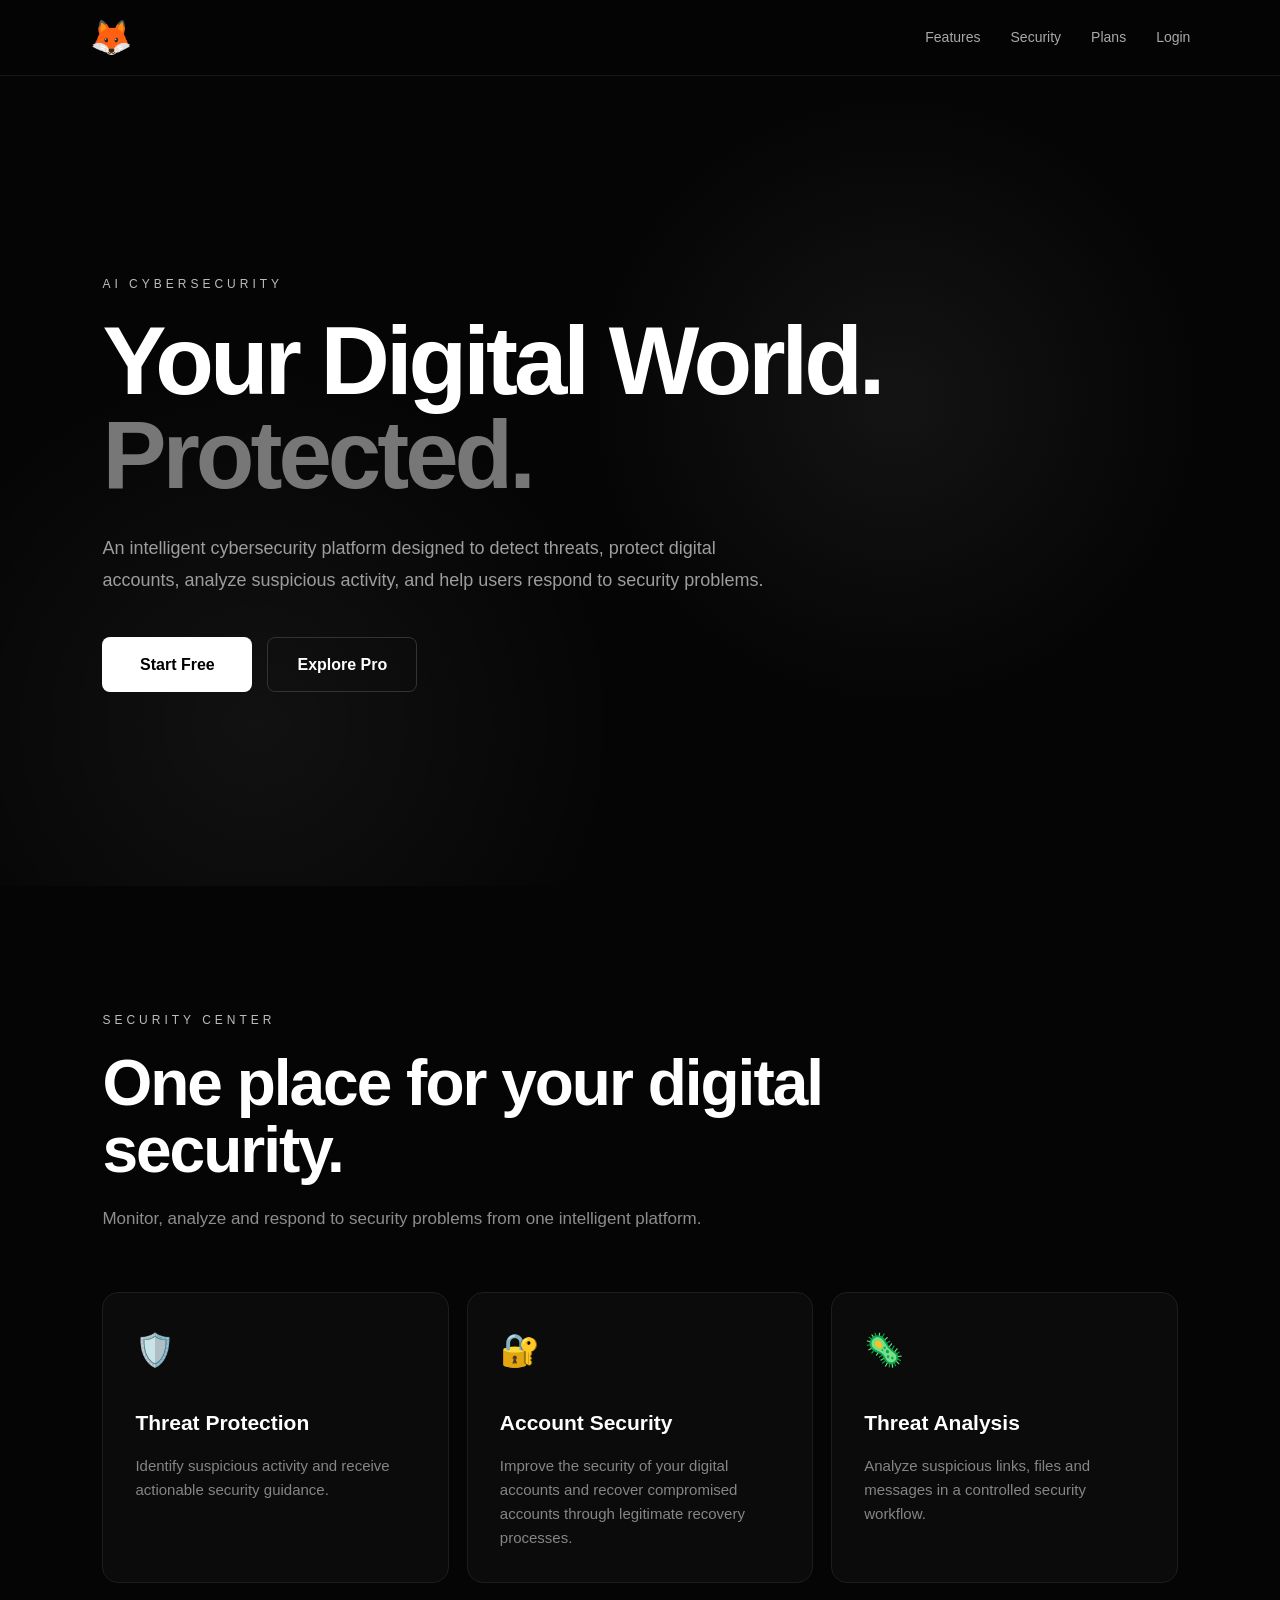
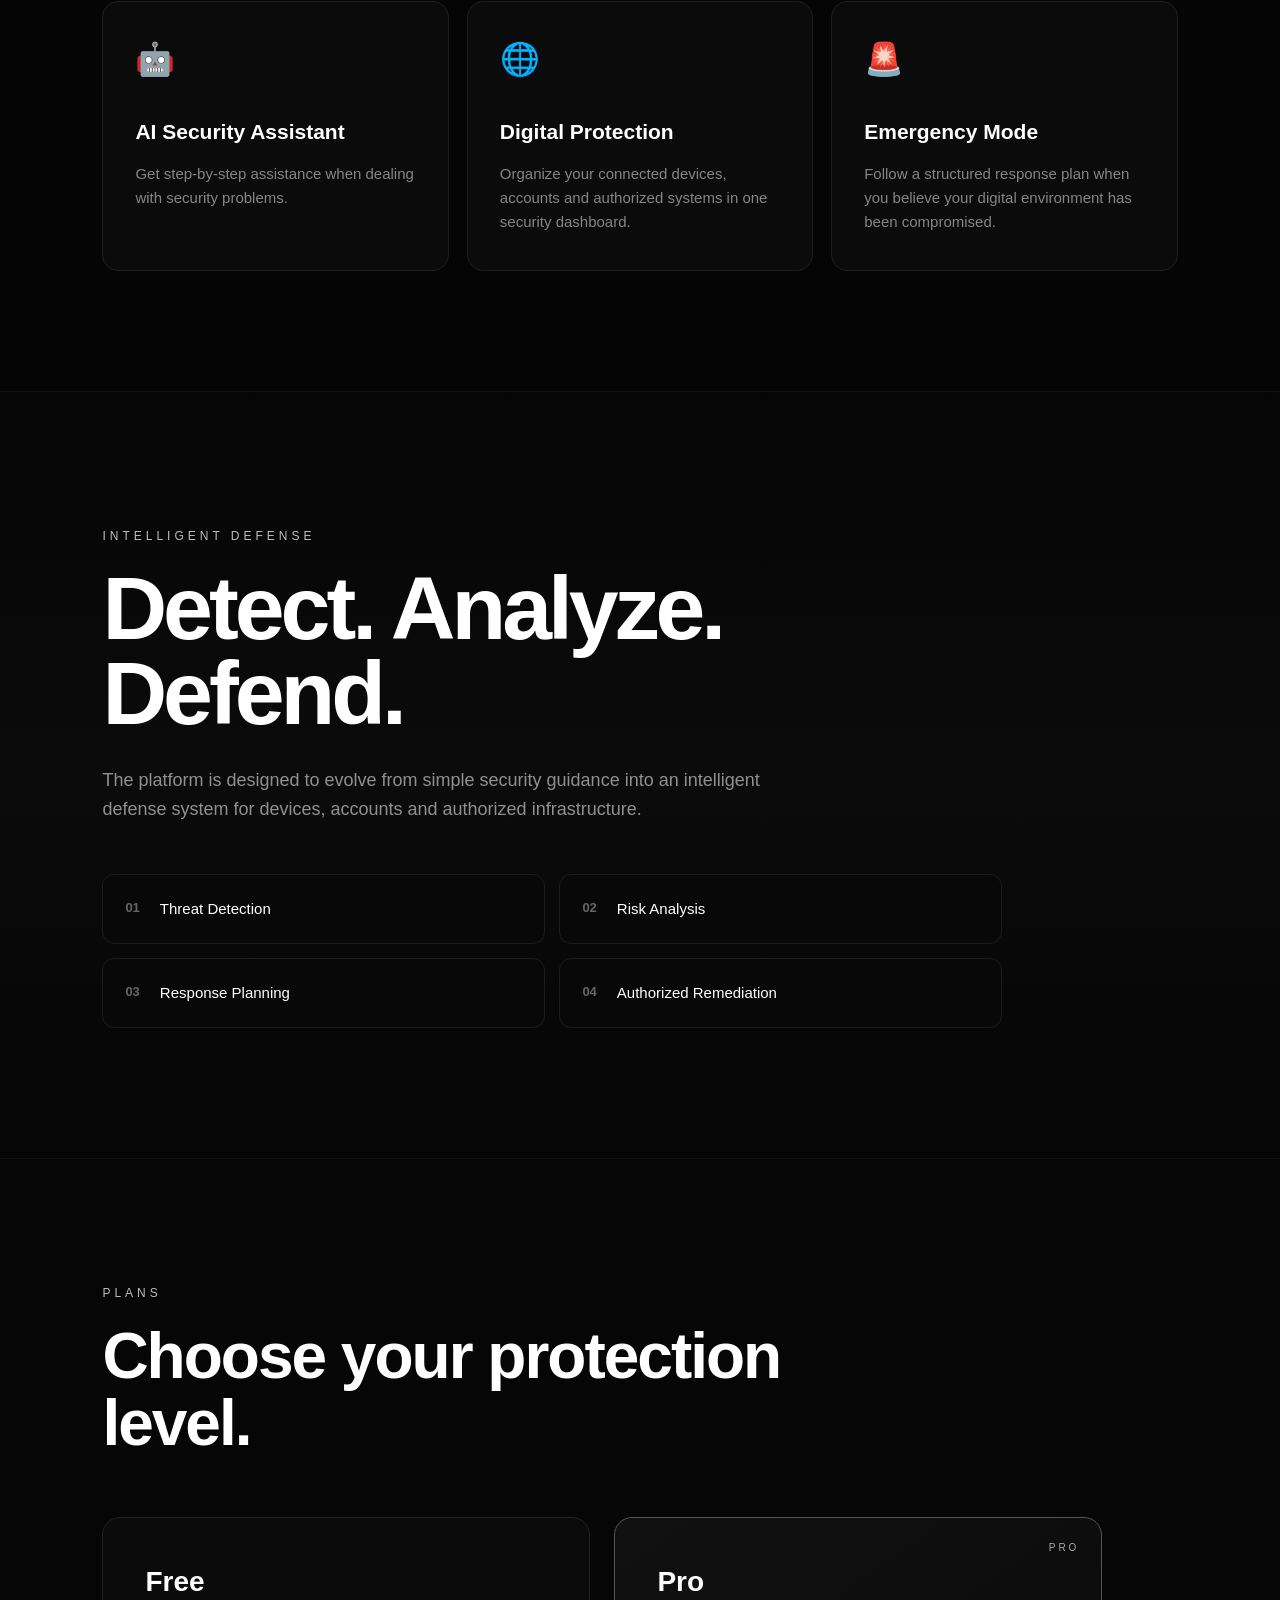
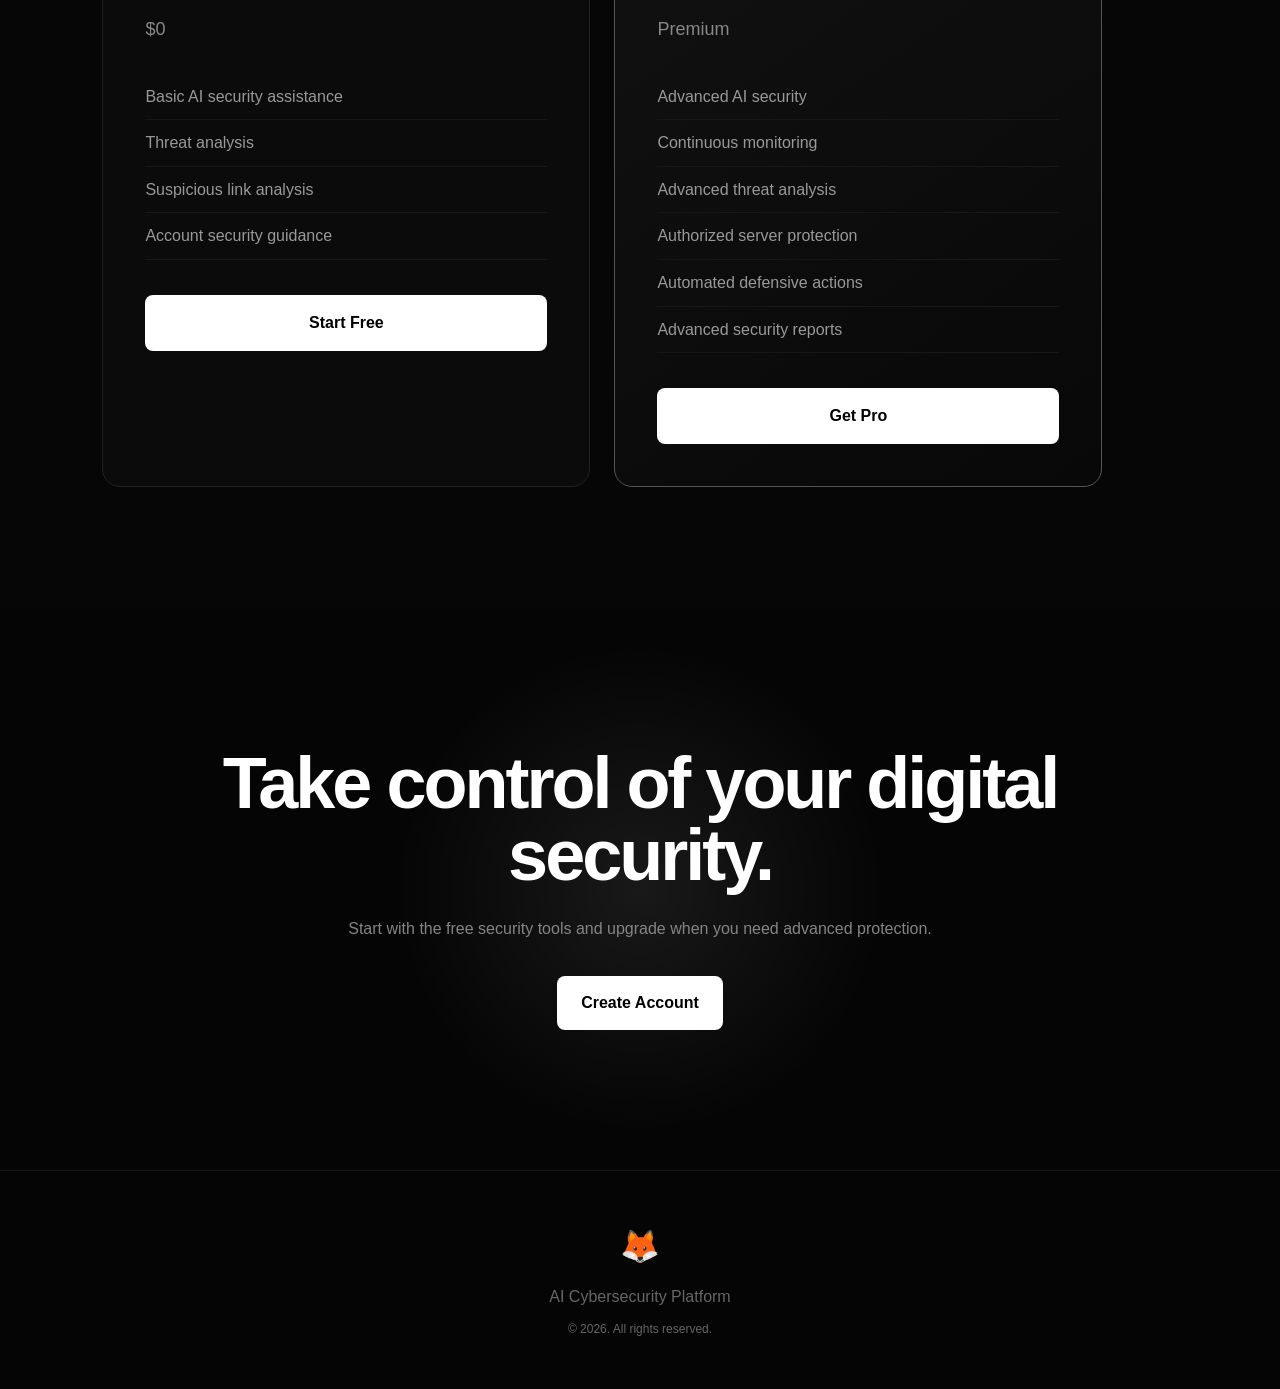
<file: index.html>
<!DOCTYPE html>
<html lang="en">
<head>
    <meta charset="UTF-8">
    <meta name="viewport" content="width=device-width, initial-scale=1.0">

    <title>Cyber Security AI</title>

    <meta
        name="description"
        content="An AI-powered cybersecurity platform for protecting accounts, devices, and authorized systems."
    >

    <link rel="stylesheet" href="style.css">
</head>

<body>

    <header class="navbar">
        <div class="logo">
            🦊
        </div>

        <nav>
            <a href="#features">Features</a>
            <a href="#security">Security</a>
            <a href="#plans">Plans</a>
            <a href="#login">Login</a>
        </nav>
    </header>


    <main>

        <section class="hero">

            <div class="hero-content">

                <p class="badge">
                    AI CYBERSECURITY
                </p>

                <h1>
                    Your Digital World.
                    <span>Protected.</span>
                </h1>

                <p class="hero-text">
                    An intelligent cybersecurity platform designed to
                    detect threats, protect digital accounts, analyze
                    suspicious activity, and help users respond to
                    security problems.
                </p>

                <div class="hero-buttons">
                    <a href="#start" class="button primary">
                        Start Free
                    </a>

                    <a href="#plans" class="button secondary">
                        Explore Pro
                    </a>
                </div>

            </div>

        </section>


        <section id="features" class="section">

            <div class="section-title">
                <p class="badge">SECURITY CENTER</p>

                <h2>
                    One place for your digital security.
                </h2>

                <p>
                    Monitor, analyze and respond to security problems
                    from one intelligent platform.
                </p>
            </div>


            <div class="feature-grid">

                <div class="feature-card">
                    <div class="icon">🛡️</div>

                    <h3>
                        Threat Protection
                    </h3>

                    <p>
                        Identify suspicious activity and receive
                        actionable security guidance.
                    </p>
                </div>


                <div class="feature-card">
                    <div class="icon">🔐</div>

                    <h3>
                        Account Security
                    </h3>

                    <p>
                        Improve the security of your digital accounts
                        and recover compromised accounts through
                        legitimate recovery processes.
                    </p>
                </div>


                <div class="feature-card">
                    <div class="icon">🦠</div>

                    <h3>
                        Threat Analysis
                    </h3>

                    <p>
                        Analyze suspicious links, files and messages
                        in a controlled security workflow.
                    </p>
                </div>


                <div class="feature-card">
                    <div class="icon">🤖</div>

                    <h3>
                        AI Security Assistant
                    </h3>

                    <p>
                        Get step-by-step assistance when dealing with
                        security problems.
                    </p>
                </div>


                <div class="feature-card">
                    <div class="icon">🌐</div>

                    <h3>
                        Digital Protection
                    </h3>

                    <p>
                        Organize your connected devices, accounts and
                        authorized systems in one security dashboard.
                    </p>
                </div>


                <div class="feature-card">
                    <div class="icon">🚨</div>

                    <h3>
                        Emergency Mode
                    </h3>

                    <p>
                        Follow a structured response plan when you
                        believe your digital environment has been
                        compromised.
                    </p>
                </div>

            </div>

        </section>


        <section id="security" class="security-section">

            <div class="security-content">

                <p class="badge">
                    INTELLIGENT DEFENSE
                </p>

                <h2>
                    Detect.
                    Analyze.
                    Defend.
                </h2>

                <p>
                    The platform is designed to evolve from simple
                    security guidance into an intelligent defense
                    system for devices, accounts and authorized
                    infrastructure.
                </p>

                <div class="security-points">

                    <div>
                        <strong>01</strong>
                        <span>Threat Detection</span>
                    </div>

                    <div>
                        <strong>02</strong>
                        <span>Risk Analysis</span>
                    </div>

                    <div>
                        <strong>03</strong>
                        <span>Response Planning</span>
                    </div>

                    <div>
                        <strong>04</strong>
                        <span>Authorized Remediation</span>
                    </div>

                </div>

            </div>

        </section>


        <section id="plans" class="section plans-section">

            <div class="section-title">

                <p class="badge">
                    PLANS
                </p>

                <h2>
                    Choose your protection level.
                </h2>

            </div>


            <div class="plans-grid">

                <div class="plan-card">

                    <h3>
                        Free
                    </h3>

                    <p class="price">
                        $0
                    </p>

                    <ul>
                        <li>Basic AI security assistance</li>
                        <li>Threat analysis</li>
                        <li>Suspicious link analysis</li>
                        <li>Account security guidance</li>
                    </ul>

                    <button>
                        Start Free
                    </button>

                </div>


                <div class="plan-card pro">

                    <div class="pro-label">
                        PRO
                    </div>

                    <h3>
                        Pro
                    </h3>

                    <p class="price">
                        Premium
                    </p>

                    <ul>
                        <li>Advanced AI security</li>
                        <li>Continuous monitoring</li>
                        <li>Advanced threat analysis</li>
                        <li>Authorized server protection</li>
                        <li>Automated defensive actions</li>
                        <li>Advanced security reports</li>
                    </ul>

                    <button>
                        Get Pro
                    </button>

                </div>

            </div>

        </section>


        <section id="start" class="cta-section">

            <h2>
                Take control of your digital security.
            </h2>

            <p>
                Start with the free security tools and upgrade when
                you need advanced protection.
            </p>

            <a href="#login" class="button primary">
                Create Account
            </a>

        </section>

    </main>


    <footer>

        <div class="footer-logo">
            🦊
        </div>

        <p>
            AI Cybersecurity Platform
        </p>

        <p class="copyright">
            © 2026. All rights reserved.
        </p>

    </footer>


    <script src="script.js"></script>

</body>
</html>
</file>
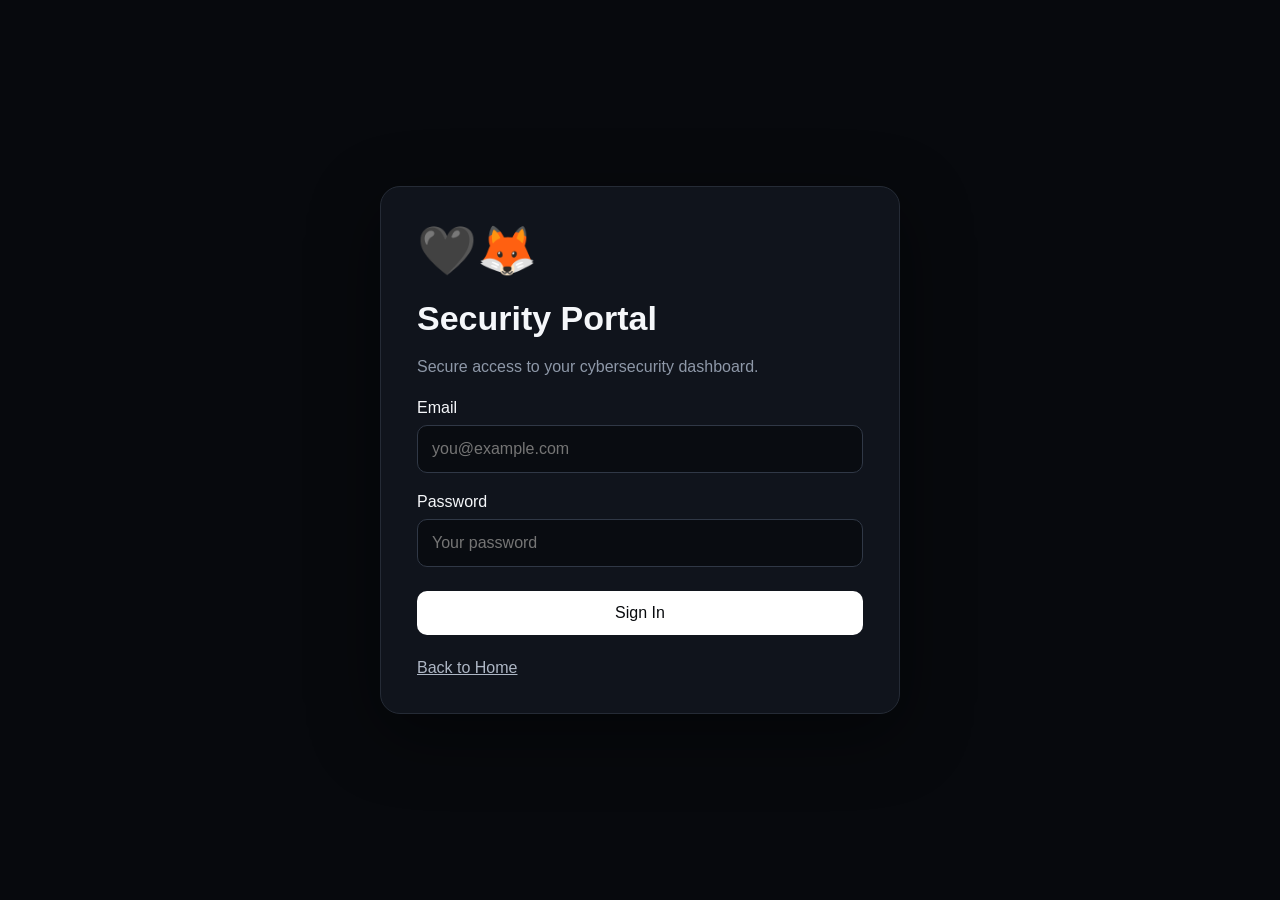
<file: login.html>
<!DOCTYPE html>
<html lang="en">

<head>
    <meta charset="UTF-8">
    <meta
        name="viewport"
        content="width=device-width, initial-scale=1.0"
    >

    <title>Secure Login</title>

    <link
        rel="stylesheet"
        href="/site.css"
    >
</head>

<body>

    <main class="auth-page">

        <section class="auth-card">

            <div class="brand-mark">
                🖤🦊
            </div>

            <h1>Security Portal</h1>

            <p class="muted">
                Secure access to your cybersecurity dashboard.
            </p>

            <form id="login-form">

                <label for="email">
                    Email
                </label>

                <input
                    id="email"
                    type="email"
                    placeholder="you@example.com"
                    required
                >

                <label for="password">
                    Password
                </label>

                <input
                    id="password"
                    type="password"
                    placeholder="Your password"
                    required
                >

                <button
                    type="submit"
                    class="primary-button"
                >
                    Sign In
                </button>

            </form>

            <div
                id="login-message"
                class="message"
            ></div>

            <div class="auth-links">
                <a href="/">
                    Back to Home
                </a>
            </div>

        </section>

    </main>

    <script src="/login.js"></script>

</body>

</html>
</file>
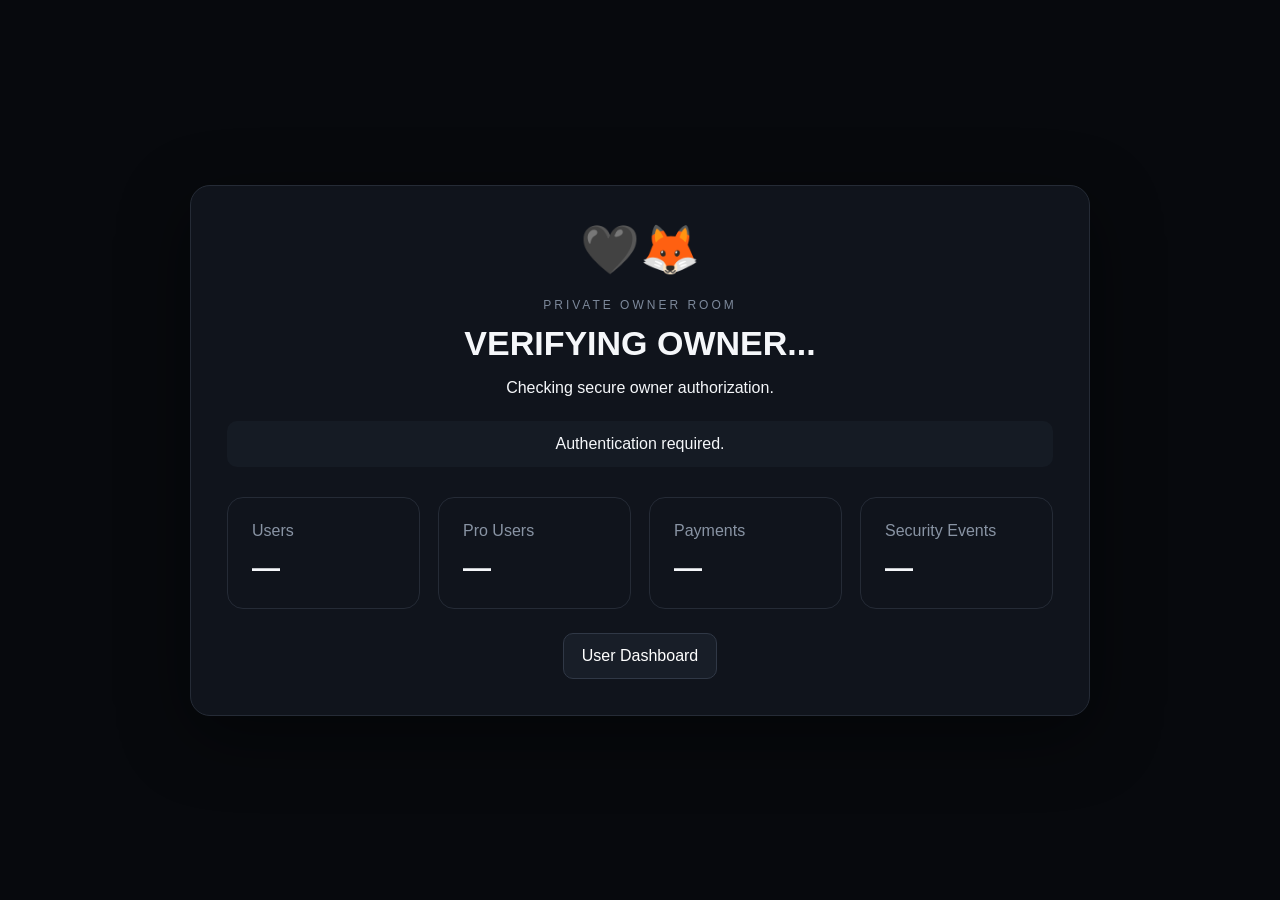
<file: owner.html>
<!DOCTYPE html>
<html lang="en">

<head>
    <meta charset="UTF-8">

    <meta
        name="viewport"
        content="width=device-width, initial-scale=1.0"
    >

    <title>Owner Room</title>

    <link
        rel="stylesheet"
        href="/site.css"
    >
</head>

<body>

    <main class="owner-page">

        <section class="owner-card">

            <div class="owner-logo">
                🖤🦊
            </div>

            <p class="eyebrow">
                PRIVATE OWNER ROOM
            </p>

            <h1 id="owner-welcome">
                VERIFYING OWNER...
            </h1>

            <p id="owner-message">
                Checking secure owner authorization.
            </p>

            <div
                id="owner-status"
                class="owner-status"
            >
                Checking...
            </div>

            <div class="owner-stats">

                <div>
                    <span>Users</span>
                    <strong id="users-count">—</strong>
                </div>

                <div>
                    <span>Pro Users</span>
                    <strong id="pro-count">—</strong>
                </div>

                <div>
                    <span>Payments</span>
                    <strong id="payments-count">—</strong>
                </div>

                <div>
                    <span>Security Events</span>
                    <strong id="events-count">—</strong>
                </div>

            </div>

            <a
                href="/dashboard"
                class="secondary-button link-button"
            >
                User Dashboard
            </a>

        </section>

    </main>

    <script>

        async function loadOwnerRoom() {

            const token = localStorage.getItem(
                "security_token"
            );

            const status =
                document.getElementById(
                    "owner-status"
                );

            if (!token) {
                status.textContent =
                    "Authentication required.";

                return;
            }

            try {

                const identityResponse =
                    await fetch(
                        "/api/owner-identity/",
                        {
                            headers: {
                                "Authorization":
                                    "Bearer " + token
                            }
                        }
                    );

                const identity =
                    await identityResponse.json();

                if (
                    !identity.success ||
                    !identity.is_owner
                ) {
                    status.textContent =
                        "Owner access denied.";

                    return;
                }

                document.getElementById(
                    "owner-welcome"
                ).textContent =
                    identity.welcome.title +
                    ", OWNER 🖤🦊";

                document.getElementById(
                    "owner-message"
                ).textContent =
                    identity.welcome.message;

                status.textContent =
                    "Owner authorization verified.";

                const dashboardResponse =
                    await fetch(
                        "/api/owner/dashboard/",
                        {
                            headers: {
                                "Authorization":
                                    "Bearer " + token
                            }
                        }
                    );

                const dashboard =
                    await dashboardResponse.json();

                if (dashboard.success) {

                    document.getElementById(
                        "users-count"
                    ).textContent =
                        dashboard.statistics.users;

                    document.getElementById(
                        "pro-count"
                    ).textContent =
                        dashboard.statistics.pro_users;

                    document.getElementById(
                        "payments-count"
                    ).textContent =
                        dashboard.statistics.payments;

                    document.getElementById(
                        "events-count"
                    ).textContent =
                        dashboard.statistics.security_events;
                }

            } catch (error) {

                status.textContent =
                    "Unable to connect to server.";

            }
        }

        loadOwnerRoom();

    </script>

</body>

</html>
</file>
<file: style.css>
* {
    margin: 0;
    padding: 0;
    box-sizing: border-box;
}

html {
    scroll-behavior: smooth;
}

body {
    font-family: Arial, Helvetica, sans-serif;
    background: #050505;
    color: #ffffff;
    line-height: 1.6;
}

a {
    color: inherit;
    text-decoration: none;
}

button {
    font: inherit;
    cursor: pointer;
}


/* NAVBAR */

.navbar {
    position: sticky;
    top: 0;
    z-index: 1000;

    width: 100%;
    height: 76px;

    display: flex;
    align-items: center;
    justify-content: space-between;

    padding: 0 7%;

    background: rgba(5, 5, 5, 0.88);
    backdrop-filter: blur(18px);

    border-bottom: 1px solid rgba(255, 255, 255, 0.08);
}

.logo {
    font-size: 34px;
}

.navbar nav {
    display: flex;
    gap: 30px;
}

.navbar nav a {
    color: #a9a9a9;
    font-size: 14px;
    transition: 0.3s;
}

.navbar nav a:hover {
    color: #ffffff;
}


/* HERO */

.hero {
    min-height: 90vh;

    display: flex;
    align-items: center;

    padding: 80px 8%;

    background:
        radial-gradient(
            circle at 70% 40%,
            rgba(120, 120, 120, 0.13),
            transparent 30%
        ),
        radial-gradient(
            circle at 20% 80%,
            rgba(255, 255, 255, 0.05),
            transparent 30%
        ),
        #050505;
}

.hero-content {
    max-width: 850px;
}

.badge {
    display: inline-block;

    margin-bottom: 20px;

    font-size: 12px;
    letter-spacing: 4px;

    color: #bdbdbd;
}

.hero h1 {
    font-size: clamp(48px, 8vw, 96px);
    line-height: 0.98;
    letter-spacing: -4px;
    margin-bottom: 30px;
}

.hero h1 span {
    display: block;
    color: #777777;
}

.hero-text {
    max-width: 680px;

    color: #9d9d9d;

    font-size: 18px;
    line-height: 1.8;

    margin-bottom: 40px;
}


/* BUTTONS */

.hero-buttons {
    display: flex;
    gap: 15px;
    flex-wrap: wrap;
}

.button {
    display: inline-flex;

    align-items: center;
    justify-content: center;

    min-width: 150px;
    padding: 14px 24px;

    border-radius: 8px;

    font-weight: bold;

    transition: 0.3s;
}

.button.primary {
    background: #ffffff;
    color: #000000;
}

.button.primary:hover {
    transform: translateY(-3px);
    background: #dddddd;
}

.button.secondary {
    border: 1px solid #333333;
    color: #ffffff;
}

.button.secondary:hover {
    border-color: #777777;
    transform: translateY(-3px);
}


/* GENERAL SECTIONS */

.section {
    padding: 120px 8%;
}

.section-title {
    max-width: 750px;
    margin-bottom: 60px;
}

.section-title h2 {
    font-size: clamp(36px, 5vw, 64px);
    line-height: 1.05;
    letter-spacing: -2px;
    margin-bottom: 20px;
}

.section-title p:not(.badge) {
    color: #8d8d8d;
    font-size: 17px;
}


/* FEATURES */

.feature-grid {
    display: grid;

    grid-template-columns:
        repeat(3, minmax(0, 1fr));

    gap: 18px;
}

.feature-card {
    min-height: 270px;

    padding: 32px;

    background: #0b0b0b;

    border: 1px solid #1d1d1d;

    border-radius: 16px;

    transition: 0.35s;
}

.feature-card:hover {
    transform: translateY(-7px);
    border-color: #444444;
    background: #101010;
}

.icon {
    font-size: 32px;
    margin-bottom: 30px;
}

.feature-card h3 {
    font-size: 21px;
    margin-bottom: 14px;
}

.feature-card p {
    color: #858585;
    font-size: 15px;
}


/* SECURITY */

.security-section {
    padding: 130px 8%;

    background:
        linear-gradient(
            180deg,
            #050505,
            #0b0b0b,
            #050505
        );

    border-top: 1px solid #111111;
    border-bottom: 1px solid #111111;
}

.security-content {
    max-width: 900px;
}

.security-content h2 {
    font-size: clamp(48px, 7vw, 90px);
    line-height: 0.95;
    letter-spacing: -4px;

    margin-bottom: 30px;
}

.security-content > p:not(.badge) {
    color: #909090;
    font-size: 18px;
    max-width: 700px;
}


/* SECURITY POINTS */

.security-points {
    display: grid;

    grid-template-columns:
        repeat(2, minmax(0, 1fr));

    gap: 14px;

    margin-top: 50px;
}

.security-points div {
    display: flex;
    align-items: center;
    gap: 20px;

    padding: 22px;

    background: #080808;

    border: 1px solid #1c1c1c;

    border-radius: 12px;
}

.security-points strong {
    color: #666666;
    font-size: 13px;
}

.security-points span {
    font-size: 15px;
}


/* PLANS */

.plans-section {
    background: #060606;
}

.plans-grid {
    display: grid;

    grid-template-columns:
        repeat(2, minmax(0, 1fr));

    gap: 24px;

    max-width: 1000px;
}

.plan-card {
    position: relative;

    padding: 42px;

    background: #0b0b0b;

    border: 1px solid #222222;

    border-radius: 18px;
}

.plan-card.pro {
    border-color: #555555;

    background:
        linear-gradient(
            145deg,
            #111111,
            #080808
        );
}

.pro-label {
    position: absolute;

    top: 22px;
    right: 22px;

    font-size: 10px;
    letter-spacing: 3px;

    color: #aaaaaa;
}

.plan-card h3 {
    font-size: 28px;
    margin-bottom: 10px;
}

.price {
    color: #888888;
    font-size: 18px;

    margin-bottom: 30px;
}

.plan-card ul {
    list-style: none;

    margin-bottom: 35px;
}

.plan-card li {
    color: #999999;

    padding: 10px 0;

    border-bottom: 1px solid #171717;
}

.plan-card button {
    width: 100%;

    padding: 15px;

    border: 0;
    border-radius: 8px;

    background: #ffffff;
    color: #000000;

    font-weight: bold;

    transition: 0.3s;
}

.plan-card button:hover {
    transform: translateY(-3px);
    background: #dddddd;
}


/* CTA */

.cta-section {
    text-align: center;

    padding: 140px 8%;

    background:
        radial-gradient(
            circle,
            rgba(255, 255, 255, 0.08),
            transparent 35%
        ),
        #050505;
}

.cta-section h2 {
    font-size: clamp(38px, 6vw, 72px);
    line-height: 1;

    letter-spacing: -3px;

    margin-bottom: 25px;
}

.cta-section p {
    max-width: 600px;

    margin: 0 auto 35px;

    color: #858585;
}


/* FOOTER */

footer {
    padding: 50px 8%;

    text-align: center;

    border-top: 1px solid #151515;

    color: #666666;
}

.footer-logo {
    font-size: 32px;
    margin-bottom: 12px;
}

.copyright {
    margin-top: 10px;
    font-size: 12px;
}


/* MOBILE */

@media (max-width: 850px) {

    .navbar {
        padding: 0 5%;
    }

    .navbar nav {
        gap: 14px;
    }

    .navbar nav a {
        font-size: 12px;
    }

    .hero {
        padding: 70px 6%;
        min-height: 85vh;
    }

    .hero h1 {
        letter-spacing: -2px;
    }

    .feature-grid {
        grid-template-columns: 1fr;
    }

    .security-points {
        grid-template-columns: 1fr;
    }

    .plans-grid {
        grid-template-columns: 1fr;
    }

    .section {
        padding: 90px 6%;
    }

    .security-section {
        padding: 90px 6%;
    }

    .plan-card {
        padding: 30px;
    }
}


@media (max-width: 500px) {

    .navbar {
        height: 65px;
    }

    .navbar nav {
        display: none;
    }

    .hero h1 {
        font-size: 50px;
    }

    .hero-text {
        font-size: 16px;
    }

    .button {
        width: 100%;
    }
}
</file>
<file: site.css>
* {
    box-sizing: border-box;
}

body {
    margin: 0;
    background: #07090d;
    color: #f5f7fa;
    font-family: Arial, sans-serif;
}

button,
input {
    font: inherit;
}

.auth-page,
.owner-page {
    min-height: 100vh;
    display: flex;
    align-items: center;
    justify-content: center;
    padding: 24px;
}

.auth-card,
.owner-card {
    width: 100%;
    max-width: 520px;
    background: #10141c;
    border: 1px solid #252b36;
    border-radius: 20px;
    padding: 36px;
    box-shadow: 0 20px 70px rgba(0, 0, 0, 0.45);
}

.brand-mark,
.owner-logo {
    font-size: 48px;
    margin-bottom: 20px;
}

h1 {
    margin: 0 0 12px;
    font-size: 34px;
}

h2 {
    margin-top: 0;
}

.muted {
    color: #8e98a8;
    line-height: 1.6;
}

label {
    display: block;
    margin: 20px 0 8px;
}

input {
    width: 100%;
    padding: 14px;
    border-radius: 10px;
    border: 1px solid #303846;
    background: #090c11;
    color: white;
    outline: none;
}

input:focus {
    border-color: #697789;
}

.primary-button,
.secondary-button,
.action-button {
    border: 0;
    border-radius: 10px;
    padding: 13px 18px;
    cursor: pointer;
    text-decoration: none;
    display: inline-block;
}

.primary-button {
    width: 100%;
    margin-top: 24px;
    background: white;
    color: #080a0d;
}

.secondary-button {
    background: #181e28;
    color: white;
    border: 1px solid #303846;
}

.link-button {
    margin-top: 24px;
}

.message {
    margin-top: 16px;
    color: #aeb7c5;
}

.auth-links {
    margin-top: 24px;
}

.auth-links a {
    color: #aeb7c5;
}

.dashboard-nav {
    min-height: 70px;
    padding: 0 6%;
    display: flex;
    align-items: center;
    justify-content: space-between;
    border-bottom: 1px solid #202632;
}

.brand {
    font-weight: bold;
}

.dashboard {
    width: min(1200px, 90%);
    margin: 60px auto;
}

.eyebrow {
    color: #7d899b;
    font-size: 12px;
    letter-spacing: 3px;
}

.welcome-section {
    margin-bottom: 40px;
}

.dashboard-grid,
.owner-stats {
    display: grid;
    grid-template-columns:
        repeat(4, 1fr);
    gap: 18px;
}

.dashboard-card,
.owner-stats > div {
    background: #10141c;
    border: 1px solid #252b36;
    border-radius: 16px;
    padding: 24px;
}

.dashboard-card span,
.owner-stats span {
    display: block;
    color: #8994a4;
    margin-bottom: 12px;
}

.dashboard-card strong,
.owner-stats strong {
    font-size: 28px;
}

.dashboard-panel {
    margin-top: 28px;
    background: #10141c;
    border: 1px solid #252b36;
    border-radius: 18px;
    padding: 28px;
}

.action-grid {
    display: grid;
    grid-template-columns:
        repeat(2, 1fr);
    gap: 14px;
}

.action-button {
    background: #181e28;
    color: white;
    border: 1px solid #303846;
}

.danger-button {
    border-color: #63333a;
}

.owner-card {
    text-align: center;
    max-width: 900px;
}

.owner-status {
    margin: 24px 0;
    padding: 14px;
    border-radius: 10px;
    background: #151b24;
}

.owner-stats {
    text-align: left;
    margin-top: 30px;
}

@media (max-width: 800px) {

    .dashboard-grid,
    .owner-stats {
        grid-template-columns:
            repeat(2, 1fr);
    }

}

@media (max-width: 520px) {

    .dashboard-grid,
    .owner-stats,
    .action-grid {
        grid-template-columns: 1fr;
    }

    .auth-card,
    .owner-card {
        padding: 24px;
    }

}
</file>
